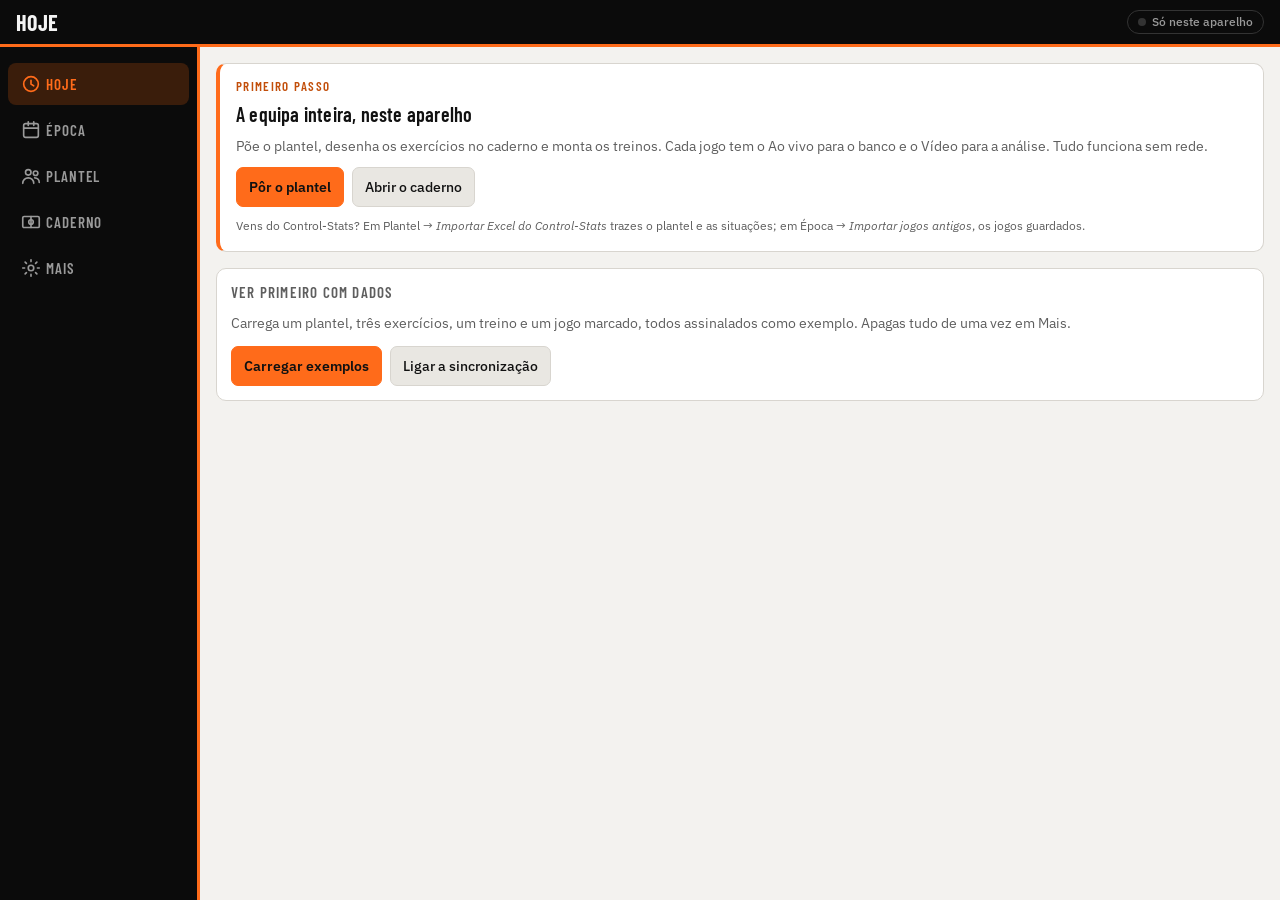
<file: index.html>
<!doctype html>
<html lang="pt-PT">
<head>
<meta charset="utf-8">
<title>Futsal Lab</title>
<meta name="viewport" content="width=device-width,initial-scale=1,viewport-fit=cover">
<meta name="claude:viewport-fit-sides" content="cover">
<meta name="theme-color" content="#0B0B0B">
<script>try{var t=localStorage.getItem('tema');if(t==='light'||t==='dark')document.documentElement.dataset.theme=t}catch(e){}</script>
<meta name="description" content="Futsal Lab: jogo ao vivo, análise de vídeo, treinos, caderno com prancheta, plantel e estatística da equipa. Funciona sem rede.">
<link rel="manifest" href="manifest.webmanifest">
<link rel="icon" href="icons/icon.svg" type="image/svg+xml">
<link rel="apple-touch-icon" href="icons/icon-192.png">
<link rel="preconnect" href="https://fonts.googleapis.com">
<link rel="preconnect" href="https://fonts.gstatic.com" crossorigin>
<link rel="stylesheet" href="https://fonts.googleapis.com/css2?family=Barlow+Condensed:wght@500;600;700&family=IBM+Plex+Mono:wght@400;500&family=IBM+Plex+Sans:wght@400;500;600&display=swap">
<link rel="stylesheet" href="css/app.css">
</head>
<body>
<div class="app">
  <header class="topbar">
    <button class="back" id="back" aria-label="Voltar" hidden>←</button>
    <h1 id="title">Hoje</h1>
    <button class="sync" id="sync" data-s="off" title="Sincronização"><i></i><span>Só neste aparelho</span></button>
  </header>
  <nav class="tabs" aria-label="Secções"></nav>
  <main id="main"><div class="empty">A abrir…</div></main>
</div>
<noscript>Esta app precisa de JavaScript.</noscript>
<script type="module" src="js/app.js"></script>
</body>
</html>
</file>
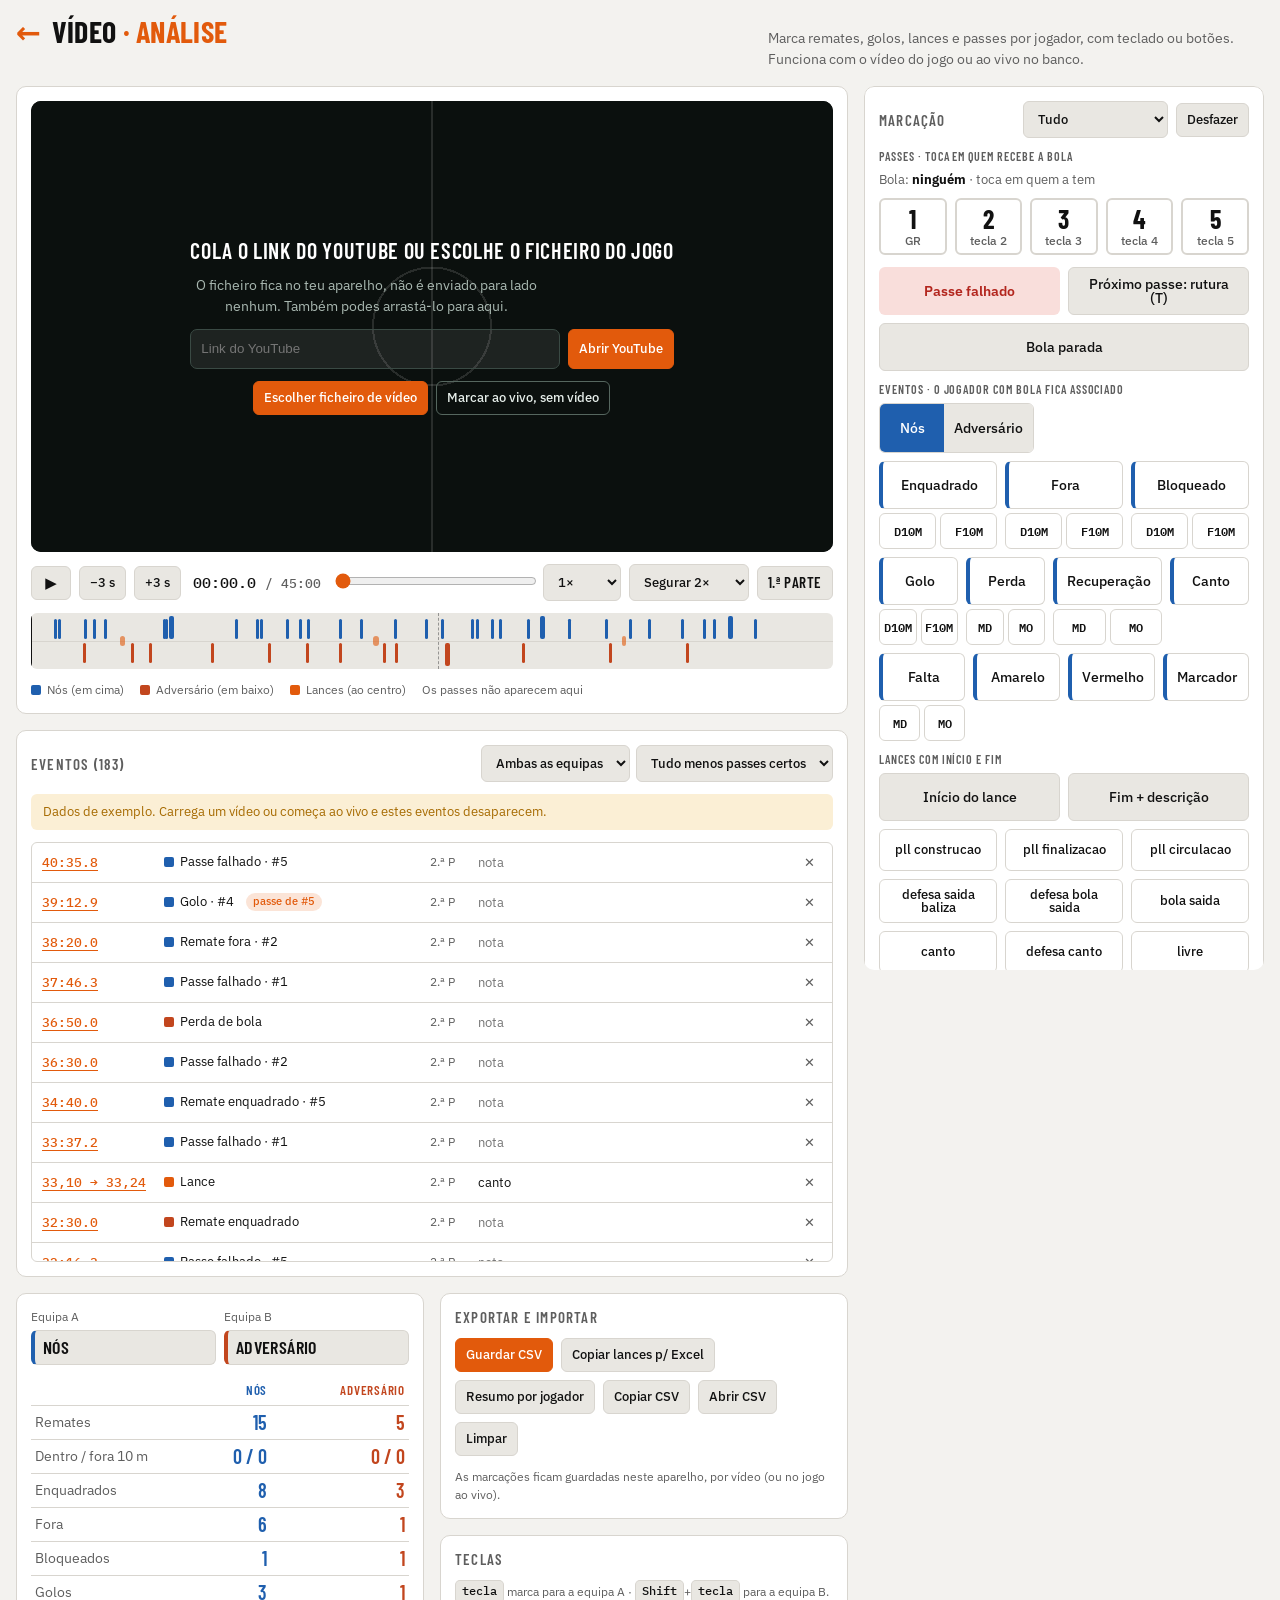
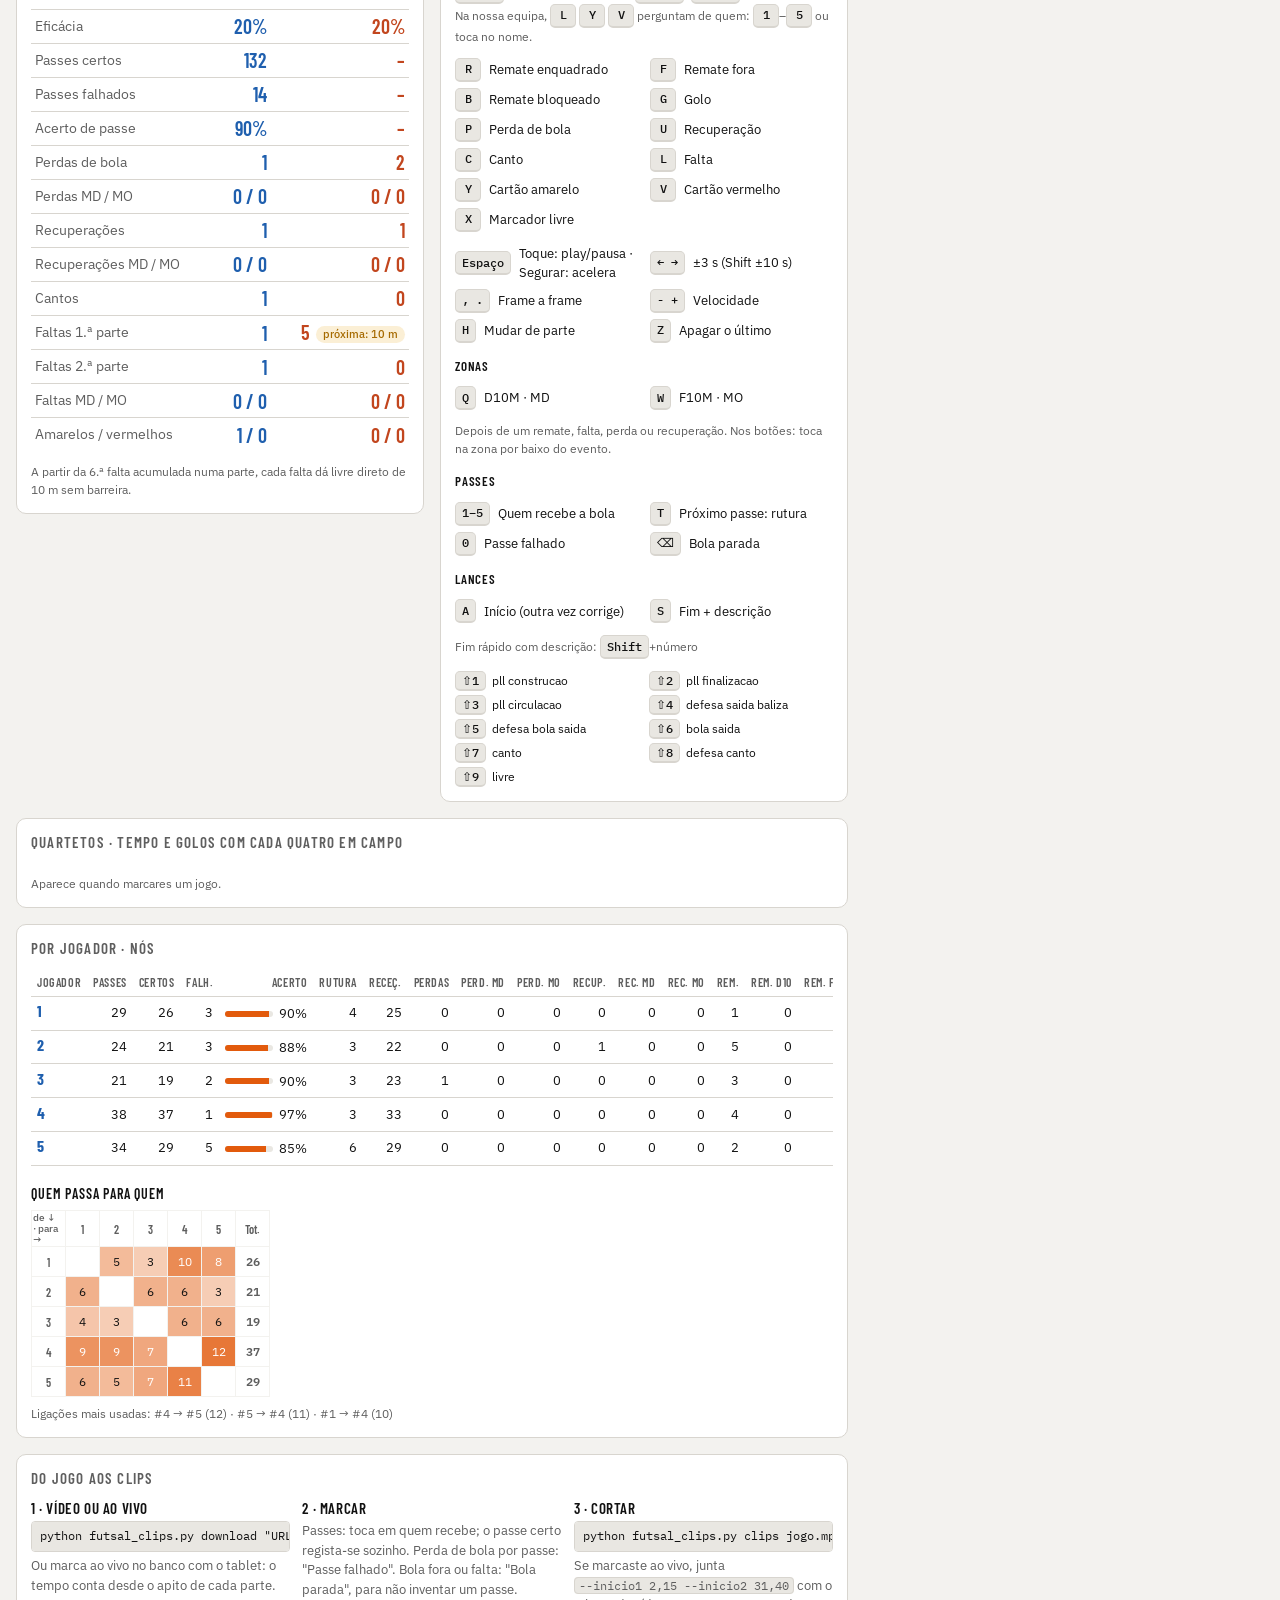
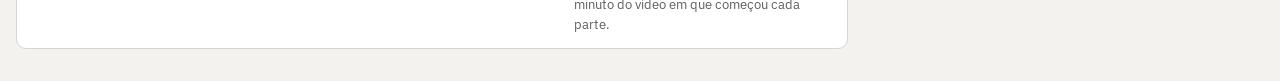
<file: marcador.html>
<!doctype html><html lang="pt-PT"><head><meta charset=utf8><link rel="manifest" href="manifest.webmanifest"><meta name="theme-color" content="#0B0B0B"><script>try{var t=localStorage.getItem('tema');if(t==='light'||t==='dark')document.documentElement.dataset.theme=t}catch(e){}</script><link rel="icon" href="icons/icon.svg" type="image/svg+xml"><link rel="apple-touch-icon" href="icons/icon-192.png"><meta name=viewport content="width=device-width,initial-scale=1,viewport-fit=cover"><link rel="stylesheet" href="css/marcador.css"></head><body>
<title>Vídeo · Futsal Lab</title>
<link rel="preconnect" href="https://fonts.googleapis.com">
<link rel="preconnect" href="https://fonts.gstatic.com" crossorigin>
<link rel="stylesheet" href="https://fonts.googleapis.com/css2?family=Barlow+Condensed:wght@500;600;700&family=IBM+Plex+Mono:wght@400;500&family=IBM+Plex+Sans:wght@400;500;600&display=swap">



<div class="wrap">
  <header class="top">
    <h1><a href="index.html#/epoca" id="backApp" class="backapp" aria-label="Voltar ao Futsal Lab">←</a> Vídeo <span>· análise</span></h1>
    <p class="sub" id="jogoSub" hidden></p>
    <p class="sub" id="subTxt">Marca remates, golos, lances e passes por jogador, com teclado ou botões. Funciona com o vídeo do jogo ou ao vivo no banco.</p>
  </header>

  <div class="layout">
    <div class="maincol">
    <section class="panel" aria-label="Vídeo e marcação">
      <div class="stage" id="stage">
        <video id="vid" playsinline preload="metadata" hidden></video>
        <div id="yt" class="ytbox" hidden></div>
        <div class="drop" id="drop">
          <strong>Cola o link do YouTube ou escolhe o ficheiro do jogo</strong>
          <p>O ficheiro fica no teu aparelho, não é enviado para lado nenhum. Também podes arrastá-lo para aqui.</p>
          <div class="saved" id="savedList" hidden></div>
          <div class="row ytrow">
            <input id="ytIn" type="url" inputmode="url" placeholder="Link do YouTube" aria-label="Link do YouTube">
            <button class="primary" id="ytGo">Abrir YouTube</button>
          </div>
          <p class="ytmsg" id="ytMsg" hidden></p>
          <div class="row">
            <label class="btn primary" for="file">Escolher ficheiro de vídeo<input type="file" id="file" accept="video/*"></label>
            <button class="ghost" id="goLive">Marcar ao vivo, sem vídeo</button>
          </div>
        </div>
        <div class="livebox" id="liveBox" hidden>
          <div class="lbl" id="liveLbl">1.ª parte</div>
          <div class="big" id="liveClock">00:00</div>
          <div class="row">
            <button class="primary" id="start1">Iniciar 1.ª parte</button>
            <button class="primary" id="start2">Iniciar 2.ª parte</button>
            <button id="liveEnd">Terminar parte</button>
          </div>
          <p class="small" id="liveInfo">Carrega em "Iniciar" no apito inicial. O tempo conta desde aí, sem parar.</p>
          <div class="row">
            <button id="liveNew">Novo jogo</button>
            <button id="liveExit">Sair do modo ao vivo</button>
          </div>
          <div class="row" id="liveNewConfirm" hidden><span class="small">Apagar os eventos deste jogo ao vivo?</span><button id="liveNewYes">Apagar</button><button id="liveNewNo">Cancelar</button></div>
        </div>
        <div class="whobox" id="whoBox" hidden>
          <div class="q" id="whoQ">Falta · de quem?</div>
          <div class="row" id="whoCourt"></div>
          <div class="row" id="whoBench"></div>
          <div class="row"><button id="whoNone">Sem jogador (Esc)</button></div>
        </div>
        <div class="descbox" id="descBox" hidden>
          <input id="descIn" list="descList" placeholder="Descrição do lance (Enter guarda, Esc cancela)" autocomplete="off" aria-label="Descrição do lance">
          <datalist id="descList"></datalist>
          <button id="descOk" class="primary">Guardar</button>
        </div>
        <div class="flash" id="flash" style="opacity:0"><span class="dot" id="flashDot"></span><span id="flashTxt"></span></div>
      </div>

      <div class="transport" id="transport">
        <button class="icon" id="play" aria-label="Reproduzir ou pausar" title="Toque: play/pausa · Segurar: acelera">▶</button>
        <button id="back" title="Recuar 3 s (←)">−3 s</button>
        <button id="fwd" title="Avançar 3 s (→)">+3 s</button>
        <span class="clock" id="clock">00:00.0 <small>/ 00:00</small></span>
        <div class="grow"><input type="range" id="seek" min="0" max="1000" value="0" step="1" aria-label="Posição no vídeo"></div>
        <select id="speed" aria-label="Velocidade normal" title="Velocidade normal (- e +)">
          <option value="0.5">0,5×</option><option value="0.75">0,75×</option><option value="1" selected>1×</option><option value="1.5">1,5×</option><option value="2">2×</option>
        </select>
        <select id="holdSpeed" aria-label="Velocidade ao segurar Espaço" title="Velocidade enquanto seguras Espaço ou o botão ▶">
          <option value="1.5">Segurar 1,5×</option><option value="2" selected>Segurar 2×</option><option value="3">Segurar 3×</option><option value="4">Segurar 4×</option>
        </select>
        <button class="parte" id="parte" title="Mudar de parte (H)">1.ª parte</button>
        <button id="vIni" title="Regista o apito de início desta parte e quem está em campo">Início da parte</button>
        <button id="vFim" title="Regista o fim desta parte">Fim da parte</button>
      </div>

      <div class="qlance" id="qLance" aria-label="Lances (atalho)">
        <select id="qView" aria-label="O que mostrar" style="justify-self:start;min-height:30px;padding:4px 8px">
          <option value="tudo">Mostrar: tudo</option><option value="lances">Mostrar: só lances</option><option value="lev">Mostrar: lances + eventos</option><option value="sempasses">Mostrar: sem passes</option>
        </select>
        <div class="qrow"><button id="qIni" class="qini">Início</button><button id="qFim" class="qfim">Fim + descrição</button><button id="qUndo" aria-label="Desfazer" title="Desfazer">↶</button></div>
        <div class="qchips" id="qChips"></div>
        <button id="qSub" class="qsub">Substituição · quem está em campo</button>
      </div>
      <div class="timeline" id="timeline" aria-label="Linha temporal de eventos">
        <div class="axis"></div>
        <div id="ticks"></div>
        <div class="head" id="head" style="left:0"></div>
      </div>
      <div class="tl-legend">
        <span><i class="sw" style="background:var(--team-a)"></i><span id="lgA">Nós</span> (em cima)</span>
        <span><i class="sw" style="background:var(--team-b)"></i><span id="lgB">Adversário</span> (em baixo)</span>
        <span><i class="sw" style="background:var(--accent)"></i>Lances (ao centro)</span>
        <span>Os passes não aparecem aqui</span>
      </div>

    </section>


  <section class="panel" aria-label="Do Ao vivo" id="avPanel" hidden>
    <h2>Do Ao vivo · o que marcaste no banco, neste vídeo</h2>
    <p class="note" id="avNote"></p>
    <div id="avPartes" class="avpartes"></div>
    <div id="avList" class="avlist"></div>
    <div class="row"><button class="primary" id="avTrazer">Trazer para o Vídeo</button></div>
  </section>

  <section class="panel" aria-label="Eventos">
      <div class="logbar">
        <h2>Eventos <span id="count"></span></h2>
        <div class="filters">
          <select id="fTeam" aria-label="Filtrar equipa"><option value="">Ambas as equipas</option><option value="A">Nós</option><option value="B">Adversário</option></select>
          <select id="fType" aria-label="Filtrar evento">
            <option value="">Tudo menos passes certos</option><option value="_all">Tudo</option><option value="_shots">Só remates</option>
            <option value="passe">Passes certos</option><option value="passe_falhado">Passes falhados</option><option value="lance">Lances (início–fim)</option>
          </select>
        </div>
      </div>
      <div class="banner" id="sampleBanner">Dados de exemplo. Carrega um vídeo ou começa ao vivo e estes eventos desaparecem.</div>
      <div class="log"><table><tbody id="log"></tbody></table></div>
  </section>

  <div class="bottom">
      <section class="panel" aria-label="Estatísticas">
        <div class="teams">
          <label>Equipa A<input id="teamA" value="Nós" maxlength="24"></label>
          <label>Equipa B<input id="teamB" value="Adversário" maxlength="24"></label>
        </div>
        <table class="stats">
          <thead><tr><th></th><th class="ca" id="thA">Nós</th><th class="cb" id="thB">Adv.</th></tr></thead>
          <tbody id="stats"></tbody>
        </table>
        <p class="note">A partir da 6.ª falta acumulada numa parte, cada falta dá livre direto de 10 m sem barreira.</p>
      </section>

      <div class="stack">
      <section class="panel" aria-label="Exportar">
        <h2>Exportar e importar</h2>
        <div class="export">
          <button class="primary" id="exp">Guardar CSV</button>
          <button id="copyXL" title="Início | Fim | Descrição em m,ss, com o título na 1.ª linha">Copiar lances p/ Excel</button>
          <button id="expPJ" title="Uma linha por jogador, com as percentagens">Resumo por jogador</button>
          <button id="copy">Copiar CSV</button>
          <label class="btn" for="imp">Abrir CSV<input type="file" id="imp" accept=".csv,text/csv,text/plain"></label>
          <button id="clear">Limpar</button>
        </div>
        <div id="confirmClear" hidden class="banner">Apagar todos os eventos? <button id="clearYes">Apagar</button> <button id="clearNo">Cancelar</button></div>
        <p class="note" id="expMsg">As marcações ficam guardadas neste aparelho, por vídeo (ou no jogo ao vivo).</p>
        <textarea id="csvOut" hidden readonly aria-label="Texto exportado"></textarea>
      </section>
      <section class="panel" aria-label="Atalhos">
        <h2>Teclas</h2>
        <p class="note"><kbd>tecla</kbd> marca para a equipa A · <kbd>Shift</kbd>+<kbd>tecla</kbd> para a equipa B. Na nossa equipa, <kbd>L</kbd> <kbd>Y</kbd> <kbd>V</kbd> perguntam de quem: <kbd>1</kbd>–<kbd>5</kbd> ou toca no nome.</p>
        <div class="keys" id="keys"></div>
        <div class="keys">
          <div class="key nav"><kbd>Espaço</kbd>Toque: play/pausa · Segurar: acelera</div>
          <div class="key nav"><kbd>← →</kbd>±3 s (Shift ±10 s)</div>
          <div class="key nav"><kbd>, .</kbd>Frame a frame</div>
          <div class="key nav"><kbd>- +</kbd>Velocidade</div>
          <div class="key nav"><kbd>H</kbd>Mudar de parte</div>
          <div class="key nav"><kbd>Z</kbd>Apagar o último</div>
        </div>
        <h3 class="keys-sub">Zonas</h3>
        <div class="keys">
          <div class="key nav"><kbd>Q</kbd>D10M · MD</div>
          <div class="key nav"><kbd>W</kbd>F10M · MO</div>
        </div>
        <p class="note">Depois de um remate, falta, perda ou recuperação. Nos botões: toca na zona por baixo do evento.</p>
        <h3 class="keys-sub">Passes</h3>
        <div class="keys">
          <div class="key nav"><kbd>1–5</kbd>Quem recebe a bola</div>
          <div class="key nav"><kbd>T</kbd>Próximo passe: rutura</div>
          <div class="key nav"><kbd>0</kbd>Passe falhado</div>
          <div class="key nav"><kbd>⌫</kbd>Bola parada</div>
        </div>
        <h3 class="keys-sub">Lances</h3>
        <div class="keys">
          <div class="key nav"><kbd>A</kbd>Início (outra vez corrige)</div>
          <div class="key nav"><kbd>S</kbd>Fim + descrição</div>
        </div>
        <p class="note">Fim rápido com descrição: <kbd>Shift</kbd>+número</p>
        <div class="rapidas" id="rapidas"></div>
      </section>
      </div>
  </div>

  <section class="panel" aria-label="Quartetos">
    <h2>Quartetos · tempo e golos com cada quatro em campo</h2>
    <div class="scroll" id="qt"></div>
    <p class="note" id="qtNote"></p>
  </section>

  <section class="panel" aria-label="Por jogador">
    <h2>Por jogador · <span id="pjTeam">Nós</span></h2>
    <div class="pj">
      <div class="scroll"><table class="ptab"><thead><tr id="ptabHead"></tr></thead><tbody id="ptab"></tbody></table></div>
      <div>
        <h3 class="sub3">Quem passa para quem</h3>
        <div class="scroll" id="mx"></div>
        <p class="note" id="mxTop" style="margin-top:8px"></p>
      </div>
    </div>
  </section>

  <section class="panel" aria-label="Como usar">
    <h2>Do jogo aos clips</h2>
    <div class="workflow">
      <div><b>1 · Vídeo ou ao vivo</b><code>python futsal_clips.py download "URL" -o jogo.mp4</code><p>Ou marca ao vivo no banco com o tablet: o tempo conta desde o apito de cada parte.</p></div>
      <div><b>2 · Marcar</b><p>Passes: toca em quem recebe; o passe certo regista-se sozinho. Perda de bola por passe: "Passe falhado". Bola fora ou falta: "Bola parada", para não inventar um passe.</p></div>
      <div><b>3 · Cortar</b><code>python futsal_clips.py clips jogo.mp4 eventos.csv --jogador 10</code><p>Se marcaste ao vivo, junta <code style="display:inline;padding:0 4px">--inicio1 2,15 --inicio2 31,40</code> com o minuto do vídeo em que começou cada parte.</p></div>
    </div>
  </section>
    </div>

    <aside class="side" aria-label="Marcação">
      <section class="panel" aria-label="Botões de marcação">
      <div class="padhead">
        <div class="grp">
          <h2>Marcação</h2>
        </div>
        <div class="grp">
          <select id="padView" aria-label="O que mostrar">
            <option value="tudo">Tudo</option><option value="lances">Só lances</option><option value="lev">Lances + eventos</option><option value="sempasses">Sem passes</option>
          </select>
          <button id="undoBtn">Desfazer</button>
        </div>
      </div>

      <div class="pad" id="pad">
        <div class="pad-row" data-sec="passes">
          <span class="lab">Passes · toca em quem recebe a bola</span>
          <div class="holder" id="holderTxt"></div>
          <div class="pad-row" id="padPlayers" style="flex:1 1 100%"></div>
        </div>
        <div class="pad-row" data-sec="passes">
          <button class="bad wide" id="pFail">Passe falhado</button>
          <button class="wide" id="pRut" aria-pressed="false">Próximo passe: rutura (T)</button>
          <button class="wide" id="pStop">Bola parada</button>
        </div>
        <div class="pad-row" data-sec="eventos">
          <span class="lab">Eventos · o jogador com bola fica associado</span>
          <div class="seg" role="group" aria-label="Equipa">
            <button data-team="A" aria-pressed="true" id="tA">Nós</button><button data-team="B" aria-pressed="false" id="tB">Adv.</button>
          </div>
          <div class="pad-row" id="padEvents" style="flex:1 1 300px"></div>
        </div>
        <div class="pad-row" data-sec="lances">
          <span class="lab">Lances com início e fim</span>
          <button class="wide" id="pIni">Início do lance</button>
          <button class="wide" id="pFim">Fim + descrição</button>
          <div class="pad-row" id="padChips" style="flex:1 1 100%"></div>
        </div>
      </div>

      </section>

      <section class="panel" aria-label="Plantel">
        <h2>Plantel</h2>
        <p class="note">Em campo: botões de passe e teclas 1–5. Numa substituição, troca aqui.</p>
        <div class="court" id="court"></div>
        <details id="rosterDet">
          <summary>Editar plantel (<span id="rosterN">0</span> jogadores)</summary>
          <div class="roster" id="roster"></div>
          <div style="margin-top:8px"><button id="addP">Adicionar jogador</button></div>
        </details>
      </section>
    </aside>
  </div>
</div>

<script type="module" src="js/marcador/main.js"></script>

</body></html>
</file>
<file: css/app.css>
/* Futsal Lab — cores do clube (laranja e preto), condensada para títulos, Plex para texto e números.
   Layout: coluna única para telemóvel, barra de navegação em baixo; em ecrã largo a navegação passa para a esquerda. */
:root{
  /* Dia (padrão): branco com o laranja e o preto do clube */
  color-scheme:light;
  --bg:#F3F2EF; --surface:#FFFFFF; --sunken:#E9E7E2; --ink:#111111; --muted:#5E5E5E; --line:#D8D5CF;
  --accent:#FF6B1A; --accent-ink:#111111; --accent-soft:#FFE3D1; --accent-text:#C24E0A;
  --team-a:#E25A0C; --team-b:#111111; --warn:#8A5A00; --warn-bg:#FBEFD5; --crit:#B3261E; --crit-bg:#F9DEDB; --ok:#1D7A3E; --ok-bg:#DCF0E2;
  --court:#2F6B55; --court-line:#E9F2EC; --court-ink:#0B100E;
  --bar:#0B0B0B; --bar-ink:#F4F4F4; --bar-muted:#9A9A9A;
  --display:"Barlow Condensed","Arial Narrow",system-ui,sans-serif;
  --body:"IBM Plex Sans",system-ui,-apple-system,"Segoe UI",sans-serif;
  --mono:"IBM Plex Mono",ui-monospace,"SFMono-Regular",Menlo,monospace;
  --nav-h:60px;
}
/* Noite: preto com o laranja do clube (automático com o modo escuro do aparelho, ou escolhido em Mais) */
@media (prefers-color-scheme: dark){
  :root:not([data-theme="light"]){
    color-scheme:dark;
    --bg:#0B0B0B; --surface:#171717; --sunken:#242424; --ink:#F4F4F4; --muted:#A8A8A8; --line:#303030;
    --accent:#FF6B1A; --accent-ink:#0B0B0B; --accent-soft:#3A1D0B; --accent-text:#FF8A47;
    --team-a:#FF6B1A; --team-b:#E5E5E5; --warn:#F3C35B; --warn-bg:#3A2D10; --crit:#F59A92; --crit-bg:#3C1B19; --ok:#7CD39A; --ok-bg:#15301F;
    --court:#1E4A3B; --court-line:#C9DAD0; --court-ink:#050807;
  }
}
:root[data-theme="dark"]{
  color-scheme:dark;
  --bg:#0B0B0B; --surface:#171717; --sunken:#242424; --ink:#F4F4F4; --muted:#A8A8A8; --line:#303030;
  --accent:#FF6B1A; --accent-ink:#0B0B0B; --accent-soft:#3A1D0B; --accent-text:#FF8A47;
  --team-a:#FF6B1A; --team-b:#E5E5E5; --warn:#F3C35B; --warn-bg:#3A2D10; --crit:#F59A92; --crit-bg:#3C1B19; --ok:#7CD39A; --ok-bg:#15301F;
  --court:#1E4A3B; --court-line:#C9DAD0; --court-ink:#050807;
}
*{box-sizing:border-box}
[hidden]{display:none!important}
html,body{margin:0}
body{background:var(--bg);color:var(--ink);font:14px/1.5 var(--body);-webkit-tap-highlight-color:transparent}
.app{min-height:100vh;display:grid;grid-template-rows:auto 1fr;padding-bottom:calc(var(--nav-h) + env(safe-area-inset-bottom,0px))}
.topbar{position:sticky;top:0;z-index:30;background:var(--bg);display:flex;align-items:center;gap:12px;
  padding-top:calc(env(safe-area-inset-top,0px) + 10px);padding-bottom:10px;
  padding-left:max(16px,env(safe-area-inset-left,0px));padding-right:max(16px,env(safe-area-inset-right,0px));border-bottom:1px solid var(--line)}
.topbar h1{font:700 22px/1 var(--display);text-transform:uppercase;letter-spacing:.02em;margin:0;flex:1;min-width:0;white-space:nowrap;overflow:hidden;text-overflow:ellipsis}
.topbar .back{background:none;border:0;padding:4px 6px;min-height:0;font-size:20px;color:var(--ink)}
.sync{display:inline-flex;align-items:center;gap:6px;font-size:12px;color:var(--muted);background:none;border:1px solid var(--line);border-radius:99px;padding:4px 10px;min-height:0}
.sync i{width:8px;height:8px;border-radius:50%;background:var(--muted)}
.sync[data-s="ok"] i{background:var(--ok)} .sync[data-s="busy"] i{background:var(--warn)} .sync[data-s="err"] i{background:var(--crit)} .sync[data-s="off"] i{background:var(--line)}
main{padding-block:16px 24px;padding-left:max(16px,env(safe-area-inset-left,0px));padding-right:max(16px,env(safe-area-inset-right,0px));max-width:1100px;width:100%;margin:0 auto;display:grid;gap:16px;align-content:start;min-width:0}
nav.tabs{position:fixed;left:0;right:0;bottom:0;z-index:40;background:var(--surface);border-top:1px solid var(--line);display:grid;grid-template-columns:repeat(5,1fr);
  padding-bottom:env(safe-area-inset-bottom,0px);padding-left:env(safe-area-inset-left,0px);padding-right:env(safe-area-inset-right,0px)}
nav.tabs a{display:grid;place-items:center;gap:2px;height:var(--nav-h);text-decoration:none;color:var(--muted);font:600 12px/1 var(--display);letter-spacing:.06em;text-transform:uppercase}
nav.tabs a svg{width:22px;height:22px;fill:none;stroke:currentColor;stroke-width:1.8;stroke-linecap:round;stroke-linejoin:round}
nav.tabs a[aria-current="page"]{color:var(--accent)}
@media (min-width:900px){
  .app{grid-template-columns:200px 1fr;grid-template-rows:auto 1fr;padding-bottom:0}
  .topbar{grid-column:1/-1}
  nav.tabs{position:sticky;top:60px;align-self:start;grid-template-columns:1fr;border:0;background:none;padding:16px 8px;gap:4px}
  nav.tabs a{height:auto;grid-template-columns:24px 1fr;justify-items:start;padding:10px 12px;border-radius:8px;font-size:15px}
  nav.tabs a[aria-current="page"]{background:var(--accent-soft)}
}

h2{font:600 15px/1.2 var(--display);letter-spacing:.08em;text-transform:uppercase;margin:0;color:var(--muted)}
h3{font:600 20px/1.15 var(--display);letter-spacing:.01em;margin:0;text-wrap:balance}
p{margin:0}
.muted{color:var(--muted)} .small{font-size:12px} .mono{font-family:var(--mono);font-variant-numeric:tabular-nums}
.panel{background:var(--surface);border:1px solid var(--line);border-radius:10px;padding:14px;display:grid;gap:12px;min-width:0}
.row{display:flex;flex-wrap:wrap;gap:8px;align-items:center}
.row.between{justify-content:space-between}
.grid2{display:grid;grid-template-columns:repeat(auto-fit,minmax(min(100%,320px),1fr));gap:16px;align-items:start}
.stack{display:grid;gap:8px}

button,select,input,textarea,.btn{font:500 14px/1.2 var(--body);color:var(--ink)}
button,.btn{background:var(--sunken);border:1px solid var(--line);border-radius:7px;padding:9px 12px;cursor:pointer;min-height:40px;text-decoration:none;display:inline-flex;align-items:center;justify-content:center;gap:6px;touch-action:manipulation}
button:hover,.btn:hover{border-color:var(--muted)}
button.primary,.btn.primary{background:var(--accent);color:var(--accent-ink);border-color:var(--accent);font-weight:600}
button.ghost{background:none}
button.danger{color:var(--crit)}
button:disabled{opacity:.5;cursor:default}
button.icon{width:40px;padding:0}
:focus-visible{outline:2px solid var(--accent);outline-offset:2px}
input,select,textarea{background:var(--sunken);border:1px solid var(--line);border-radius:7px;padding:9px 10px;min-height:40px;width:100%;min-width:0}
textarea{min-height:80px;resize:vertical;font-family:var(--body)}
label.f{display:grid;gap:4px;font-size:12px;color:var(--muted);min-width:0}
label.f > span{font-weight:500}
.fields{display:grid;grid-template-columns:repeat(auto-fit,minmax(min(100%,150px),1fr));gap:10px}
.fields .wide{grid-column:1/-1}
.check{display:flex;gap:8px;align-items:center;font-size:14px;color:var(--ink)}
.check input{width:20px;height:20px;min-height:0;accent-color:var(--accent)}

.list{display:grid;border:1px solid var(--line);border-radius:10px;overflow:hidden;background:var(--surface)}
.item{display:flex;gap:12px;align-items:center;padding:12px 14px;border-bottom:1px solid var(--line);text-decoration:none;color:inherit;min-width:0}
.item:last-child{border-bottom:0}
a.item:hover{background:var(--sunken)}
.item .main{flex:1;min-width:0;display:grid;gap:2px}
.item .main b{font-weight:600;overflow:hidden;text-overflow:ellipsis;white-space:nowrap}
.item .main span{color:var(--muted);font-size:12px;overflow:hidden;text-overflow:ellipsis;white-space:nowrap}
.date{display:grid;place-items:center;width:46px;flex:none;border-radius:8px;background:var(--sunken);padding:5px 0;line-height:1}
.date b{font:700 20px/1 var(--display)} .date span{font:600 11px/1.2 var(--display);letter-spacing:.06em;text-transform:uppercase;color:var(--muted)}
.date.jogo{background:var(--accent-soft)}
.num{display:grid;place-items:center;width:34px;height:34px;flex:none;border-radius:50%;background:var(--team-a);color:#fff;font:700 16px/1 var(--display)}
.num.gr{background:var(--ink);color:var(--bg)}
.pill{display:inline-block;font:500 11px/1.4 var(--body);padding:2px 8px;border-radius:99px;background:var(--sunken);color:var(--muted);white-space:nowrap}
.pill.ok{background:var(--ok-bg);color:var(--ok)} .pill.warn{background:var(--warn-bg);color:var(--warn)} .pill.crit{background:var(--crit-bg);color:var(--crit)} .pill.acc{background:var(--accent-soft);color:var(--accent)}
.score{font:700 28px/1 var(--display);font-variant-numeric:tabular-nums;white-space:nowrap}
.empty{padding:20px;text-align:center;color:var(--muted);display:grid;gap:10px;justify-items:center}
.seg{display:inline-flex;border:1px solid var(--line);border-radius:8px;overflow:hidden;flex-wrap:wrap}
.seg button{border:0;border-radius:0;min-height:36px;background:var(--surface)}
.seg button[aria-pressed="true"]{background:var(--accent);color:var(--accent-ink)}
.chips{display:flex;flex-wrap:wrap;gap:6px}
.chip{border-radius:99px;min-height:32px;padding:5px 12px;font-size:13px}
.chip[aria-pressed="true"]{background:var(--accent);color:var(--accent-ink);border-color:var(--accent)}
.toast{position:fixed;left:50%;transform:translateX(-50%);bottom:calc(var(--nav-h) + env(safe-area-inset-bottom,0px) + 12px);z-index:60;background:var(--ink);color:var(--bg);padding:10px 16px;border-radius:8px;font-size:14px;max-width:calc(100% - 32px);transition:opacity .2s}
@media (prefers-reduced-motion:reduce){.toast{transition:none}}
.confirm{display:flex;flex-wrap:wrap;gap:8px;align-items:center;background:var(--crit-bg);color:var(--crit);padding:10px 12px;border-radius:8px}
.banner{background:var(--warn-bg);color:var(--warn);padding:10px 12px;border-radius:8px;font-size:13px}
.hero{display:grid;gap:10px;background:var(--surface);border:1px solid var(--line);border-left:4px solid var(--accent);border-radius:10px;padding:16px}
.hero .kick{font:600 13px/1 var(--display);letter-spacing:.1em;text-transform:uppercase;color:var(--accent)}

/* tabelas */
.tw{overflow-x:auto;border:1px solid var(--line);border-radius:10px;background:var(--surface)}
table{border-collapse:collapse;width:100%;font-size:13px}
th,td{padding:8px 10px;border-bottom:1px solid var(--line);text-align:right;white-space:nowrap;font-variant-numeric:tabular-nums}
th{font:600 13px/1.2 var(--display);letter-spacing:.06em;text-transform:uppercase;color:var(--muted);background:var(--sunken)}
th:first-child,td:first-child{text-align:left}
tr:last-child td{border-bottom:0}
td.pos{color:var(--ok);font-weight:600} td.neg{color:var(--crit);font-weight:600}

/* presenças */
.pres{display:grid;grid-template-columns:repeat(auto-fill,minmax(150px,1fr));gap:6px}
.pres button{justify-content:flex-start;gap:8px;min-height:44px;text-align:left}
.pres button .st{margin-left:auto;font:700 13px/1 var(--mono);width:22px;height:22px;border-radius:5px;display:grid;place-items:center;background:var(--surface);flex:none}
.pres button[data-v="P"] .st{background:var(--ok);color:#fff} .pres button[data-v="F"] .st{background:var(--crit);color:#fff}
.pres button[data-v="J"] .st{background:var(--warn);color:#fff} .pres button[data-v="L"] .st{background:var(--muted);color:var(--surface)}
.pres button[aria-pressed="true"]{border-color:var(--accent);background:var(--accent-soft)}

/* blocos de treino */
.bloco{display:grid;grid-template-columns:auto 1fr auto;gap:10px;align-items:center;padding:10px 12px;border-bottom:1px solid var(--line)}
.bloco:last-child{border-bottom:0}
.bloco .ord{display:grid;gap:2px}
.bloco .ord button{min-height:24px;width:32px;padding:0;font-size:11px}
.bloco .mins{display:flex;align-items:center;gap:4px}
.bloco .mins input{width:58px;text-align:center;padding:6px}
.thumb{width:100%;aspect-ratio:42/22;max-width:100%;border-radius:6px;display:block;background:var(--court)}
.cards{display:grid;grid-template-columns:repeat(auto-fill,minmax(min(100%,230px),1fr));gap:12px}
.card{display:grid;gap:8px;background:var(--surface);border:1px solid var(--line);border-radius:10px;padding:10px;text-decoration:none;color:inherit;align-content:start}
.card:hover{border-color:var(--muted)}
.card b{font:600 18px/1.15 var(--display)}

/* prancheta */
.board{display:grid;gap:8px;min-width:0}
.board svg.court{width:100%;max-width:100%;height:auto;display:block;border-radius:8px;touch-action:none;user-select:none;-webkit-user-select:none;background:var(--court)}
.tools{display:flex;flex-wrap:wrap;gap:4px}
.tools button{min-height:36px;padding:6px 10px;font-size:13px}
.tools button[aria-pressed="true"]{background:var(--accent);color:var(--accent-ink);border-color:var(--accent)}
.tools .sep{width:1px;background:var(--line);margin:0 4px}
.frames{display:flex;flex-wrap:wrap;gap:6px;align-items:center}
.frames .fr{min-width:36px;min-height:34px;padding:4px 8px}
.frames .fr[aria-current="true"]{background:var(--ink);color:var(--bg);border-color:var(--ink)}
.textin{display:flex;gap:6px}

/* modo campo */
.campo{display:grid;gap:12px}
.campo .clock{font:500 clamp(56px,16vw,120px)/1 var(--mono);font-variant-numeric:tabular-nums;text-align:center;letter-spacing:-.02em}
.campo .clock.over{color:var(--crit)}
.campo .bar{height:6px;background:var(--sunken);border-radius:3px;overflow:hidden}
.campo .bar i{display:block;height:100%;background:var(--accent)}
.campo .ctl{display:grid;grid-template-columns:1fr 2fr 1fr;gap:8px}
.campo .ctl button{min-height:56px;font-size:16px}
@media (min-width:900px){nav.tabs{grid-column:1;grid-row:2} main{grid-column:2;grid-row:2}}

/* jogo ao vivo (banco) */
.live{display:grid;gap:12px;min-width:0}
.sitbar{display:flex;gap:6px;overflow-x:auto;padding-bottom:4px;scrollbar-width:thin;-webkit-overflow-scrolling:touch}
.sitbar .sit{flex:none;min-height:38px;padding:6px 12px;font-size:13px;white-space:nowrap}
.sitbar .sit.preset{border-color:var(--accent)}
.sitbar .sit.on{background:var(--accent);color:var(--accent-ink);border-color:var(--accent)}
.clocks{display:grid;grid-template-columns:1fr 1.3fr 1.6fr;gap:8px}
.clocks .cl{background:var(--surface);border:1px solid var(--line);border-radius:10px;padding:8px 10px;display:grid;gap:2px;min-width:0}
.clocks .cl span{font:600 12px/1 var(--display);letter-spacing:.08em;text-transform:uppercase;color:var(--muted)}
.clocks .cl b{font:500 clamp(24px,7vw,40px)/1 var(--mono);font-variant-numeric:tabular-nums;white-space:nowrap}
.clocks .cl.big b{font-size:clamp(30px,9vw,56px)}
.clocks .held{color:var(--warn)} .clocks .over{color:var(--crit)}
.live .ctl{display:flex;flex-wrap:wrap;gap:8px}
.live .ctl button{flex:1 1 30%;min-height:52px;font-size:16px;font-weight:600}
.live .ctl button.tog{background:var(--warn-bg);color:var(--warn);border-color:var(--warn)}
.scoreline{display:grid;grid-template-columns:1.4fr 1fr 1fr 1.4fr;gap:8px}
.scoreline button{min-height:72px;display:grid;place-items:center;gap:0;padding:6px;line-height:1.1;user-select:none;-webkit-user-select:none}
.scoreline b{font:700 34px/1 var(--display)} .scoreline small{font-size:11px;color:var(--muted)}
.scoreline .sc{background:var(--accent-soft);border-color:var(--accent);font-weight:600;font-size:13px}
.scoreline .sh b{font-size:26px}
.live .pressing{transform:scale(.97);border-color:var(--muted)}
.squad{display:grid;gap:12px}
.squad .cards{display:grid;grid-template-columns:repeat(auto-fill,minmax(150px,1fr));gap:8px}
.pc{display:grid;grid-template-columns:auto 1fr auto;grid-template-areas:"no nm slot" "tm tm meta" "tot tot tot";gap:2px 8px;text-align:left;justify-content:stretch;align-items:center;min-height:72px;padding:8px 10px;background:var(--surface);user-select:none;-webkit-user-select:none;touch-action:manipulation}
.pc.on{border-left:4px solid var(--team-a)}
.pc.sel{outline:3px solid var(--accent);outline-offset:-1px;background:var(--accent-soft)}
.pc .no{grid-area:no;font:700 22px/1 var(--display)}
.pc .nm{grid-area:nm;font-weight:600;overflow:hidden;text-overflow:ellipsis;white-space:nowrap;min-width:0}
.pc .slot{grid-area:slot;font:600 11px/1 var(--display);letter-spacing:.06em;background:var(--ink);color:var(--bg);border-radius:4px;padding:3px 5px}
.pc .tm{grid-area:tm;font-size:20px}
.pc.on .tm{color:var(--ok)} .pc:not(.on) .tm{color:var(--muted)}
.pc .meta{grid-area:meta;display:flex;gap:8px;font-size:12px;color:var(--muted)}
.pc .meta .hot{color:var(--crit)} .pc .meta .cool{color:var(--team-a)}
.live .hint{min-height:1.5em}
.modal{position:fixed;inset:0;z-index:80;background:rgba(0,0,0,.45);display:grid;place-items:center;padding:16px}
.modal .box{background:var(--surface);border-radius:12px;padding:16px;display:grid;gap:8px;width:min(100%,380px);max-height:90vh;overflow:auto}
.modal .box button{min-height:44px;justify-content:flex-start}
body.live-on nav.tabs{display:none}
body.live-on .app{padding-bottom:0}
@media (min-width:900px){
  body.live-on .app{grid-template-columns:1fr}
  body.live-on main{grid-column:1/-1;max-width:1400px}
}
@media (min-width:900px) and (orientation:landscape){
  .live .clocks .cl b{font-size:clamp(22px,2.6vw,38px)}
  .live .clocks .cl.big b{font-size:clamp(28px,3.4vw,52px)}
}
.modal .pick{display:grid;grid-template-columns:repeat(auto-fill,minmax(110px,1fr));gap:6px}
.modal .pick button{justify-content:flex-start;min-height:44px}
.modal .pick button.on{border-left:4px solid var(--team-a)}
.taxtab td{text-align:left;padding:4px 6px}
.taxtab input,.taxtab select{min-height:34px;padding:4px 6px}
.taxtab input[type=checkbox]{width:20px;height:20px;min-height:0}
.live .foul{display:grid;grid-template-columns:auto auto 1fr;align-items:center;gap:10px;min-height:52px;font-weight:600;font-size:16px;justify-content:start;padding:6px 14px}
.live .foul b{font:700 28px/1 var(--display)} .live .foul small{font-size:12px;color:var(--muted);font-weight:500}
.live .foul.warn{background:var(--warn-bg);border-color:var(--warn);color:var(--warn)}
.modal .zseg{width:100%} .modal .zseg button{flex:1;min-height:48px;font-size:18px;justify-content:center}
.modal .pick button small{margin-left:auto}
#regDet .item{gap:8px;padding:10px}
#regDet .item .main b,#regDet .item .main span{white-space:normal;overflow:visible}
#regDet .item button{min-height:36px;padding:6px 10px}
.ios-banner{position:fixed;z-index:70;left:12px;right:12px;bottom:calc(var(--nav-h) + env(safe-area-inset-bottom,0px) + 8px);display:flex;gap:8px;align-items:flex-start;border-radius:8px;box-shadow:0 4px 16px rgba(0,0,0,.18)}
.ios-banner button{min-height:28px;padding:2px 8px;flex:none}
@media (min-width:900px){.ios-banner{bottom:16px;left:auto;max-width:520px}}
.big-live{min-height:52px;font-size:17px;padding:10px 20px}

.pc .tot{grid-area:tot;font-size:12px;color:var(--muted)}
.live button{-webkit-touch-callout:none;-webkit-user-select:none;user-select:none}
.sitbar .sit.edit{border-style:dashed}
.sitbar .sit.edit.on{background:var(--warn-bg);color:var(--warn);border-color:var(--warn);border-style:solid}
.sitbar .sit.editing{border-color:var(--warn)}
.live .hint-edit{color:var(--warn);margin:0}
.panel>*{min-width:0}
.panel .list .item .main{min-width:0}
.panel .list .item .main span{overflow-wrap:anywhere}

/* Barras de cima e de baixo sempre pretas com traço laranja (como o planeamento do clube) */
.topbar,nav.tabs{--ink:var(--bar-ink);--muted:var(--bar-muted);--surface:#171717;--sunken:#242424;--line:#333;--accent-soft:#3A1D0B;color:var(--bar-ink)}
.topbar{background:var(--bar);border-bottom:3px solid var(--accent)}
nav.tabs{background:var(--bar);border-top:3px solid var(--accent)}
nav.tabs a[aria-current="page"]{color:var(--accent)}
/* laranja como texto em fundo claro precisa de ser mais escuro para se ler */
.pill.acc,.hero .kick{color:var(--accent-text)}
/* marcador do Ao vivo: nós a laranja, adversário neutro */
.scoreline .sc[data-goal="adv"]{background:var(--sunken);border-color:var(--ink)}
@media (min-width:900px){
  nav.tabs{border-top:0;border-right:3px solid var(--accent);align-self:stretch;align-content:start;min-height:calc(100vh - 64px);top:64px}
  nav.tabs a[aria-current="page"]{background:var(--accent-soft)}
}

/* ---------- Ao vivo (v22): grelha fixa de jogadores + coluna de comando ---------- */
.sitbar .sp{flex:1 0 8px}
.board{display:grid;gap:12px;grid-template-columns:1fr;align-items:start}
.grade{display:grid;grid-template-columns:repeat(2,1fr);gap:8px}
.lado{display:grid;gap:8px;grid-row:1}
.pc{display:grid;grid-template-columns:none;grid-template-areas:none;grid-template-rows:auto 1fr auto;gap:2px;min-height:96px;padding:8px 10px;border:2px solid var(--line);border-radius:12px;background:var(--surface);text-align:left;align-items:stretch;justify-content:stretch}
.pc .h,.pc .no,.pc .nm,.pc .tm,.pc .ft,.pc .tot{grid-area:auto}
.pc .h{display:flex;align-items:baseline;gap:6px;min-width:0}
.pc .no{font:800 24px/1 var(--display);color:var(--muted)}
.pc .nm{font:700 16px/1.15 var(--body);white-space:normal;overflow:visible;overflow-wrap:anywhere}
.pc .cart{margin-left:auto;font-size:13px}
.pc .tm{font:700 30px/1 var(--mono);font-variant-numeric:tabular-nums;color:var(--muted);align-self:center}
.pc .ft{display:flex;justify-content:space-between;gap:6px;font-size:12px;color:var(--muted)}
.pc.on{border:2px solid var(--accent);border-left-width:2px;background:var(--accent-soft)}
.pc.on .no{color:var(--accent-text)} .pc.on .tm{color:var(--ok)}
.pc.on.amb .tm{color:var(--warn)} .pc.on.red .tm{color:var(--crit)}
.pc.pronto .tm{color:var(--ink)} .pc.pronto [data-ok]{color:var(--ok);font-weight:600}
.pc.sel{outline:4px solid var(--ink);outline-offset:-2px}
.relogio{background:var(--surface);border:1px solid var(--line);border-radius:12px;padding:8px 12px;display:grid;gap:2px}
.relogio .lbl{font:600 12px/1 var(--display);letter-spacing:.08em;text-transform:uppercase;color:var(--muted)}
.relogio b{font:700 clamp(44px,12vw,72px)/1 var(--mono);font-variant-numeric:tabular-nums}
.relogio b.held{color:var(--warn)} .relogio b.over{color:var(--crit)}
.relogio .sub{display:flex;justify-content:space-between;font-size:14px;color:var(--muted)}
.bola{display:grid;place-items:center;text-align:center;min-height:96px;border-radius:14px;border:0;font:800 24px/1.1 var(--body);color:#fff;gap:4px}
.bola small{font:500 13px/1.2 var(--body);opacity:.9}
.bola.jogo{background:#1E6B3A} .bola.parada{background:#B3261E} .bola.pausa{background:#7A5B00} .bola.inicio{background:var(--accent);color:#111}
.lado .dois{display:grid;grid-template-columns:1fr 1fr;gap:8px}
.lado .b{display:grid;place-items:center;text-align:center;min-height:58px;font-weight:700;font-size:16px;gap:2px;padding:4px}
.lado .b small{font-weight:500;font-size:12px;color:var(--muted)}
.lado .b.warn{background:var(--warn-bg);border-color:var(--warn);color:var(--warn)}
.lado .b.fim{min-height:46px;color:var(--muted);font-weight:600}
.lado .sc{display:grid;place-items:center;text-align:center;min-height:88px;border-radius:12px;padding:6px;gap:0}
.lado .sc .who{font-weight:700;font-size:13px;max-width:100%;overflow:hidden;text-overflow:ellipsis;white-space:nowrap}
.lado .sc b{font:800 40px/1 var(--display)} .lado .sc small{font-size:11px;color:var(--muted)}
.lado .sc.nos{background:var(--accent-soft);border:2px solid var(--accent)} .lado .sc.nos b{color:var(--accent-text)}
.lado .sc.adv{background:var(--sunken);border:2px solid var(--muted)}
.modal .fadv{display:grid;justify-content:center;text-align:center;gap:2px;min-height:56px;margin-top:4px;border:2px dashed var(--muted)}
.modal .fadv small{font-size:12px;color:var(--muted)}
.modal .dois{display:grid;grid-template-columns:1fr 1fr;gap:8px}
.modal .cartao{min-height:72px;font-size:18px;font-weight:700;justify-content:center}
.modal .cartao.am{background:#FDF3D0;color:#5A4300;border-color:#E9C44A} .modal .cartao.vm{background:#FBE1E1;color:#8B1E1E;border-color:#E07A7A}
.numpad{display:grid;grid-template-columns:repeat(3,1fr);gap:6px}
.numpad output{grid-column:1/-1;text-align:center;font:700 36px/1.2 var(--mono);padding:4px;border:1px solid var(--line);border-radius:8px}
.modal .numpad button{min-height:56px;font-size:22px;justify-content:center}
@media (min-width:600px){ .grade{grid-template-columns:repeat(3,1fr)} }
@media (min-width:900px){
  .board{grid-template-columns:1fr minmax(280px,320px)}
  .lado{grid-column:2;grid-row:1;position:sticky;top:70px}
  .grade{grid-column:1;grid-row:1;grid-template-columns:repeat(4,1fr);gap:10px}
  .pc{min-height:128px;padding:10px 12px}
  .pc .no{font-size:30px} .pc .nm{font-size:18px} .pc .tm{font-size:44px} .pc .ft{font-size:13px}
}
@media (min-width:1300px){ .grade{grid-template-columns:repeat(5,1fr)} }

/* ---------- Gráficos (intervalo) ---------- */
:root{--g-nos:#E25A0C;--g-adv:#3D72C4}
@media (prefers-color-scheme: dark){:root:not([data-theme="light"]){--g-nos:#EE6416;--g-adv:#5F95E0}}
:root[data-theme="dark"]{--g-nos:#EE6416;--g-adv:#5F95E0}
.lado .g-btn{display:grid;place-items:center;text-align:center;min-height:52px;font-weight:700;gap:2px}
.lado .g-btn small{font-weight:500;font-size:12px;color:var(--muted)}
.graf{display:grid;gap:12px;grid-template-columns:1fr}
.g-top{display:flex;flex-wrap:wrap;align-items:center;gap:12px;justify-content:space-between}
.g-score{display:flex;align-items:baseline;gap:10px;font-weight:700;font-size:18px}.g-score b{font:800 34px/1 var(--display)}.g-score .us{color:var(--accent-text)}
.g-kpis{display:grid;grid-template-columns:repeat(4,1fr);gap:8px}
.g-kpis div{background:var(--surface);border:1px solid var(--line);border-radius:10px;padding:8px 10px;display:grid;gap:2px}
.g-kpis span{font:600 11px/1 var(--display);letter-spacing:.08em;text-transform:uppercase;color:var(--muted)}
.g-kpis b{font:800 clamp(18px,5vw,26px)/1 var(--display);white-space:nowrap} .g-kpis b.sm{font-size:clamp(14px,3.6vw,18px)}
.c-nos{color:var(--g-nos);font-style:normal} .c-adv{color:var(--g-adv);font-style:normal}
.g-card h2{margin:0}.g-card p{margin:0}
.gsvg{width:100%;height:auto;display:block;overflow:visible}
.gsvg text{fill:var(--ink);font:600 12px var(--body)} .gsvg .g-leg text{fill:var(--muted);font-weight:600}
.gsvg .g-val{text-anchor:middle;font:700 13px var(--body)} .gsvg .g-ax{text-anchor:middle;fill:var(--muted);font:500 11px var(--body)} .gsvg .g-ax.r{text-anchor:end}
.gsvg .g-base{stroke:var(--muted);stroke-width:1} .gsvg .g-sep{stroke:var(--line);stroke-width:1;stroke-dasharray:3 3}
.gsvg .g-lim{stroke:var(--crit);stroke-width:1.5;stroke-dasharray:5 4} .gsvg .g-limt{text-anchor:end;fill:var(--crit);font:600 11px var(--body)}
.gsvg .g-hit:hover rect[fill="transparent"]{fill:var(--sunken)}
.gq{display:grid;gap:4px}
.gq-h,.gq-r{display:grid;grid-template-columns:minmax(0,1.6fr) 48px 1fr 1fr 34px;gap:8px;align-items:center}
.gq-h{font:600 11px/1 var(--display);letter-spacing:.06em;text-transform:uppercase;color:var(--muted)} .gq-h .r{text-align:right}
.gq-r{padding:5px 0;border-top:1px solid var(--line);font-size:13px}.gq-r .nm{font-weight:600;line-height:1.25}
.gq .bar{position:relative;height:18px;display:flex;align-items:center}
.gq .bar i{display:block;height:14px;border-radius:4px}
.gq .bar.l{justify-content:flex-end} .gq .bar.l i{background:var(--g-adv);border-radius:4px 0 0 4px} .gq .bar.r i{background:var(--g-nos);border-radius:0 4px 4px 0}
.gq .bar b{font-size:12px;padding:0 4px;white-space:nowrap} .gq .bar.l b{order:-1}
.gq .sd{font-weight:700;text-align:right}
.gm{display:grid;gap:4px}
.gm-r{display:grid;grid-template-columns:minmax(90px,140px) 1fr 52px;gap:8px;align-items:center;font-size:13px}
.gm-r .nm{font-weight:600;white-space:nowrap;overflow:hidden;text-overflow:ellipsis}
.gm .bar{height:14px;background:var(--sunken);border-radius:4px;overflow:hidden}.gm .bar i{display:block;height:100%;background:var(--g-nos);border-radius:0 4px 4px 0}
.gm .dot{display:inline-block;width:8px;height:8px;border-radius:50%;background:var(--ok);margin-left:4px}
@media (min-width:900px){ .graf{grid-template-columns:1fr 1fr} .graf > .g-top,.graf > .g-kpis,.graf > .wide,.graf > p{grid-column:1/-1} }
</file>
<file: css/marcador.css>
/* Marcador de vídeo (extraído do marcador.html, pela ordem original) */
:root{color-scheme:light;box-sizing:border-box;padding-top:env(safe-area-inset-top,0px);padding-bottom:env(safe-area-inset-bottom,0px)}html{scroll-padding-top:env(safe-area-inset-top,0px)}body{margin:0;padding:0;font:14px -apple-system,BlinkMacSystemFont,sans-serif;background:#fff;color:#000}img{max-width:100%}[hidden]:not([hidden=until-found i]){display:none!important}

:root{
  --bg:#F3F2EF; --surface:#FFFFFF; --sunken:#E9E7E2; --ink:#111111; --muted:#5E5E5E; --line:#D8D5CF;
  --accent:#E25A0C; --accent-ink:#FFFFFF;
  --team-a:#1F5FAE; --team-b:#C2461E; --warn:#A66A00; --warn-bg:#FBEFD5; --crit:#B3261E; --crit-bg:#F9DEDB;
  --video-bg:#0B100E;
  --display:"Barlow Condensed","Arial Narrow",system-ui,sans-serif;
  --body:"IBM Plex Sans",system-ui,-apple-system,"Segoe UI",sans-serif;
  --mono:"IBM Plex Mono",ui-monospace,"SFMono-Regular",Menlo,monospace;
}
@media (prefers-color-scheme: dark){
  :root:not([data-theme="light"]){
    color-scheme:dark;
    --bg:#0B0B0B; --surface:#171717; --sunken:#242424; --ink:#F4F4F4; --muted:#A8A8A8; --line:#303030;
    --accent:#FF6B1A; --accent-ink:#0B0B0B;
    --team-a:#6EA6EE; --team-b:#F07B52; --warn:#E7B04A; --warn-bg:#3A2D10; --crit:#F2877F; --crit-bg:#3C1B19;
    --video-bg:#050807;
  }
}
:root[data-theme="dark"]{
  color-scheme:dark;
  --bg:#0B0B0B; --surface:#171717; --sunken:#242424; --ink:#F4F4F4; --muted:#A8A8A8; --line:#303030;
  --accent:#FF6B1A; --accent-ink:#0B0B0B;
  --team-a:#6EA6EE; --team-b:#F07B52; --warn:#E7B04A; --warn-bg:#3A2D10; --crit:#F2877F; --crit-bg:#3C1B19;
  --video-bg:#050807;
}
*{box-sizing:border-box}
[hidden]{display:none!important}
body{background:var(--bg);color:var(--ink);font:14px/1.5 var(--body);padding-inline:16px;padding-block:16px 32px}
.wrap{max-width:1360px;margin:0 auto;display:grid;gap:16px}
header.top{display:flex;flex-wrap:wrap;align-items:baseline;justify-content:space-between;gap:8px 24px}
h1{font:700 30px/1 var(--display);letter-spacing:.01em;margin:0;text-transform:uppercase}
h1 span{color:var(--accent)}
.sub{color:var(--muted);margin:0;max-width:62ch}
h2{font:600 15px/1.2 var(--display);letter-spacing:.08em;text-transform:uppercase;margin:0;color:var(--muted)}
.layout{display:grid;grid-template-columns:minmax(0,1fr) 400px;gap:16px;align-items:start}
@media (max-width:980px){.layout{grid-template-columns:minmax(0,1fr)}}
.bottom{display:grid;grid-template-columns:minmax(0,1fr) minmax(0,1fr);gap:16px;align-items:start}
@media (max-width:1250px){.bottom{grid-template-columns:minmax(0,1fr)}}
.stack{display:grid;gap:16px}
.maincol{display:grid;gap:16px;min-width:0}
.panel{background:var(--surface);border:1px solid var(--line);border-radius:10px;padding:14px;display:grid;gap:12px}
.side{display:grid;gap:12px;position:sticky;top:calc(env(safe-area-inset-top,0px) + 8px);max-height:calc(100vh - 16px);overflow:auto;overscroll-behavior:contain;border-radius:10px}
@media (max-width:980px){.side{position:static;max-height:none;overflow:visible}}
/* Ecrãs estreitos: vídeo → botões → resto (o painel de marcação não pode ficar no fundo da página) */
@media (max-width:980px){
  .maincol{display:contents}
  .maincol > *,.side{min-width:0}
  .maincol > :first-child{order:1}
  .side{order:2}
  .maincol > :not(:first-child){order:3}
}
/* Telemóvel/tablet ao alto: o vídeo fica preso no topo e os botões passam por baixo */
@media (max-width:980px) and (orientation:portrait){
  .maincol > :first-child{position:sticky;top:0;z-index:20;padding:8px;gap:8px;border-radius:0 0 10px 10px;box-shadow:0 8px 14px -10px rgba(0,0,0,.5)}
  .maincol > :first-child .tl-legend{display:none}
  .maincol > :first-child .timeline{height:26px}
  .maincol > :first-child .transport{gap:6px}
  .maincol > :first-child .transport button,.maincol > :first-child .transport select{min-height:32px;padding:6px 8px}
  .layout{gap:10px}
}
/* Telemóvel deitado: vídeo à esquerda, botões à direita */
@media (max-width:980px) and (orientation:landscape) and (min-width:560px){
  .layout{grid-template-columns:minmax(0,1fr) minmax(250px,42%)}
  .maincol{display:grid}
  .side{position:sticky;top:0;max-height:100vh;overflow:auto}
  .maincol > :first-child .tl-legend{display:none}
  .pl{flex-basis:44px}
}
@media (orientation:landscape) and (max-height:500px){header.top{display:none}}

/* player */
.stage{position:relative;background:var(--video-bg);border-radius:10px;overflow:hidden;aspect-ratio:16/9;max-width:100%}
video{width:100%;height:100%;display:block;object-fit:contain;background:var(--video-bg)}
.drop{position:absolute;inset:0;display:grid;place-content:center;gap:12px;text-align:center;color:#DCE5E0;padding:16px;
  background:repeating-linear-gradient(90deg,transparent 0 calc(50% - 1px),rgba(255,255,255,.12) calc(50% - 1px) calc(50% + 1px),transparent calc(50% + 1px)),
  radial-gradient(circle at 50% 50%,transparent 0 58px,rgba(255,255,255,.12) 58px 60px,transparent 60px),#0B100E}
.drop.over{outline:3px dashed var(--accent);outline-offset:-10px}
.drop p{margin:0;max-width:44ch;color:#A9B8B1}
.drop strong{font:600 22px/1.1 var(--display);text-transform:uppercase;letter-spacing:.03em;color:#fff}
.flash{position:absolute;left:12px;top:12px;padding:6px 10px;border-radius:6px;background:rgba(10,14,12,.82);color:#fff;font:600 16px/1.2 var(--display);letter-spacing:.03em;text-transform:uppercase;display:flex;gap:8px;align-items:center;pointer-events:none;transition:opacity .25s}
.flash .dot{width:10px;height:10px;border-radius:50%}
@media (prefers-reduced-motion:reduce){.flash{transition:none}}

.transport{display:flex;flex-wrap:wrap;gap:8px;align-items:center}
button,select,.btn{font:500 13px/1 var(--body);color:var(--ink);background:var(--sunken);border:1px solid var(--line);border-radius:6px;padding:8px 10px;cursor:pointer;min-height:34px}
button:hover,.btn:hover{border-color:var(--muted)}
button:focus-visible,select:focus-visible,input:focus-visible,.btn:focus-within{outline:2px solid var(--accent);outline-offset:1px}
button.primary,.btn.primary{background:var(--accent);color:var(--accent-ink);border-color:var(--accent)}
button.icon{width:40px;padding:0;display:grid;place-content:center;font-size:15px}
.clock{font:500 15px/1 var(--mono);font-variant-numeric:tabular-nums;padding-inline:4px;white-space:nowrap}
.clock small{color:var(--muted)}
.grow{flex:1 1 160px}
input[type=range]{width:100%;accent-color:var(--accent)}
.parte{font-family:var(--display);font-weight:600;font-size:15px;letter-spacing:.04em;text-transform:uppercase}
.btn input{position:absolute;width:1px;height:1px;opacity:0;pointer-events:none}
.btn{position:relative;display:inline-flex;align-items:center}

.timeline{position:relative;height:56px;background:var(--sunken);border-radius:6px;cursor:pointer;overflow:hidden}
.timeline .axis{position:absolute;left:0;right:0;top:50%;height:1px;background:var(--line)}
.timeline .half{position:absolute;top:0;bottom:0;width:0;border-left:1px dashed var(--muted);opacity:.6}
.timeline .head{position:absolute;top:0;bottom:0;width:2px;background:var(--ink);transform:translateX(-1px);pointer-events:none}
.tick{position:absolute;width:3px;border-radius:2px;transform:translateX(-1px)}
.tick.a{background:var(--team-a);top:6px;height:calc(50% - 8px)}
.tick.b{background:var(--team-b);bottom:6px;height:calc(50% - 8px)}
.tick.goal{width:5px;transform:translateX(-2px);top:3px;height:calc(50% - 5px)}
.tick.b.goal{top:auto;bottom:3px}
.tick.lance{background:var(--accent);opacity:.6;top:calc(50% - 5px);height:10px;min-width:3px;border-radius:3px;transform:none;width:auto}
.descbox{position:absolute;left:50%;bottom:16px;transform:translateX(-50%);width:min(520px,calc(100% - 24px));display:flex;gap:6px;padding:8px;background:rgba(10,14,12,.92);border:1px solid #3a4a44;border-radius:8px}
.descbox input{flex:1;min-width:0;font:15px var(--body);color:#fff;background:#1b2521;border:1px solid #4a5a54;border-radius:5px;padding:8px 10px}
.keys-sub{font:600 13px/1.2 var(--display);letter-spacing:.06em;text-transform:uppercase;margin:4px 0 0}
.rapidas{display:grid;grid-template-columns:repeat(2,minmax(0,1fr));gap:4px 10px;font-size:12px}
.rapidas span{display:flex;gap:6px;align-items:center;min-width:0;overflow:hidden;white-space:nowrap;text-overflow:ellipsis}
.rapidas kbd{min-width:20px;height:20px}
.tl-legend{display:flex;gap:16px;flex-wrap:wrap;color:var(--muted);font-size:12px}
.sw{display:inline-block;width:10px;height:10px;border-radius:2px;margin-right:6px;vertical-align:-1px}

/* teams + stats */
.teams{display:grid;grid-template-columns:1fr 1fr;gap:8px}
.teams label{display:grid;gap:4px;font-size:12px;color:var(--muted)}
.teams input{font:600 18px/1.2 var(--display);letter-spacing:.02em;text-transform:uppercase;color:var(--ink);background:var(--sunken);border:1px solid var(--line);border-radius:6px;padding:6px 8px;border-left:4px solid var(--team-a);width:100%}
.teams label:last-child input{border-left-color:var(--team-b)}
table{border-collapse:collapse;width:100%}
.stats td,.stats th{padding:6px 4px;border-bottom:1px solid var(--line);text-align:right;font-variant-numeric:tabular-nums}
.stats th{font:600 13px/1.2 var(--display);letter-spacing:.06em;text-transform:uppercase}
.stats th:first-child,.stats td:first-child{text-align:left;color:var(--muted);font-weight:400}
.stats td.n{font:600 20px/1 var(--display)}
.stats tr:last-child td{border-bottom:0}
.stats .ca{color:var(--team-a)} .stats .cb{color:var(--team-b)}
.pill{display:inline-block;font:500 11px/1.4 var(--body);padding:1px 7px;border-radius:99px;margin-left:6px;vertical-align:2px;white-space:nowrap}
.pill.warn{background:var(--warn-bg);color:var(--warn)}
.pill.crit{background:var(--crit-bg);color:var(--crit)}
.note{font-size:12px;color:var(--muted);margin:0}

/* keys */
.keys{display:grid;grid-template-columns:repeat(2,minmax(0,1fr));gap:6px 12px}
.key{display:flex;align-items:center;gap:8px;font-size:13px;min-width:0}
kbd{font:500 12px/1 var(--mono);min-width:26px;height:24px;padding:0 6px;display:inline-grid;place-content:center;border:1px solid var(--line);border-bottom-width:2px;border-radius:5px;background:var(--sunken);color:var(--ink);flex:none}
.key.nav kbd{min-width:auto}

/* log */
.logbar{display:flex;flex-wrap:wrap;gap:8px;align-items:center;justify-content:space-between}
.logbar .filters{display:flex;gap:6px;flex-wrap:wrap}
.log{max-height:420px;overflow:auto;border:1px solid var(--line);border-radius:6px}
.log table{font-size:13px}
.log td{padding:6px 8px;border-bottom:1px solid var(--line);vertical-align:middle}
.log tr:last-child td{border-bottom:0}
.log .t{font:500 13px var(--mono);font-variant-numeric:tabular-nums;white-space:nowrap;background:none;border:0;padding:4px 2px;min-height:0;color:var(--accent);text-decoration:underline;text-underline-offset:3px}
.log .ev{display:flex;align-items:center;gap:6px;white-space:nowrap}
.log .ev .sw{margin:0}
.log .pt{color:var(--muted);font-size:12px;white-space:nowrap}
.log input{width:100%;min-width:80px;font:13px var(--body);color:var(--ink);background:transparent;border:1px solid transparent;border-radius:4px;padding:4px 6px}
.log input:hover{border-color:var(--line)}
.log .del{min-height:0;padding:4px 8px;background:none;border-color:transparent;color:var(--muted)}
.log .del:hover{color:var(--crit);border-color:var(--line)}
.empty{padding:20px;color:var(--muted);text-align:center}
.banner{background:var(--warn-bg);color:var(--warn);padding:8px 12px;border-radius:6px;font-size:13px}
.export{display:flex;gap:8px;flex-wrap:wrap}
textarea{width:100%;min-height:140px;font:12px/1.4 var(--mono);color:var(--ink);background:var(--sunken);border:1px solid var(--line);border-radius:6px;padding:8px}
.workflow{display:grid;grid-template-columns:repeat(3,minmax(0,1fr));gap:12px}
@media (max-width:720px){.workflow{grid-template-columns:1fr}}
.workflow div{display:grid;gap:4px;align-content:start}
.workflow b{font:600 15px/1.2 var(--display);letter-spacing:.04em;text-transform:uppercase}
.workflow code{font:12px/1.4 var(--mono);background:var(--sunken);border:1px solid var(--line);border-radius:4px;padding:6px 8px;display:block;overflow-x:auto;white-space:pre}
.workflow p{margin:0;color:var(--muted);font-size:13px}

/* live mode */
.stage.live{aspect-ratio:auto;background:#0B100E}
.stage.live .flash{top:auto;bottom:12px}
.livebox{display:grid;place-content:center;gap:10px;text-align:center;color:#E6EEEA;padding:16px;min-height:180px}
.livebox .lbl{font:600 18px/1 var(--display);letter-spacing:.08em;text-transform:uppercase;color:#9FB1A9}
.livebox .big{font:500 clamp(44px,8vw,84px)/1 var(--mono);font-variant-numeric:tabular-nums;letter-spacing:-.02em}
.livebox .row{display:flex;gap:8px;justify-content:center;flex-wrap:wrap}
.livebox button{background:#1d2824;color:#E6EEEA;border-color:#3a4a44;min-height:44px;padding-inline:14px}
.livebox button.primary{background:#3DBB94;color:#06120E;border-color:#3DBB94}
.livebox button:disabled{opacity:.55;cursor:default}
.livebox .small{font-size:12px;color:#9FB1A9;margin:0}
.drop .row{display:flex;gap:8px;justify-content:center;flex-wrap:wrap}
.drop .saved{font-size:12px;line-height:1.5;color:#C9D6D0;background:rgba(255,255,255,.06);border-radius:6px;padding:8px 10px;max-width:52ch;text-align:left;justify-self:center}
.drop .saved b{color:#fff}
.drop .ghost{background:transparent;color:#E6EEEA;border-color:#56675F}
@media (max-width:600px){.drop{gap:8px;padding:10px}.drop strong{font-size:17px}.drop p{display:none}.drop .saved{font-size:11px;padding:6px 8px}}

/* touch pad */
.padhead{display:flex;flex-wrap:wrap;gap:8px;align-items:center;justify-content:space-between}
.padhead .grp{display:flex;gap:8px;flex-wrap:wrap;align-items:center}
.pad{display:grid;gap:12px}
.pad-row{display:flex;flex-wrap:wrap;gap:8px;align-items:stretch}
/* o que mostrar no painel */
.side[data-view="lances"] [data-sec="passes"],.side[data-view="lances"] [data-sec="eventos"],.side[data-view="lances"] [aria-label="Plantel"],
.side[data-view="lev"] [data-sec="passes"],.side[data-view="sempasses"] [data-sec="passes"]{display:none}
.side[data-view="lances"] [data-sec="lances"],.side[data-view="lev"] [data-sec="lances"]{order:-1}
.side[data-view="lances"] #pIni,.side[data-view="lances"] #pFim{min-height:64px;font-size:17px;font-weight:600}
.side[data-view="lances"] #pIni{background:var(--accent);color:var(--accent-ink);border-color:var(--accent)}
.side[data-view="lances"] .chip{min-height:52px!important;font-size:15px!important}
.lance-open{outline:3px solid var(--accent);outline-offset:2px}
/* barra de lances no topo fixo (telemóvel ao alto, vistas com lances) */
.qlance{display:none}
.qrow{display:grid;grid-template-columns:1fr 1fr 48px;gap:6px}
.qlance button{touch-action:manipulation;-webkit-user-select:none;user-select:none}
.qrow button{min-height:48px;font-size:16px;font-weight:600}
.qini{background:var(--accent);color:var(--accent-ink);border-color:var(--accent)}
.qchips{display:grid;grid-template-columns:repeat(3,minmax(0,1fr));gap:5px}
.qchips button{min-height:38px;padding:4px;font-size:12.5px;line-height:1.15;background:var(--surface)}
@media (max-width:980px) and (orientation:portrait){
  body[data-view="lances"] .qlance,body[data-view="lev"] .qlance{display:grid;gap:6px}
  body[data-view="lances"] .side [data-sec="lances"],body[data-view="lev"] .side [data-sec="lances"]{display:none}
  body[data-view="lances"] .side{display:none}
  body[data-view="lances"] .maincol > :first-child .timeline{height:18px}
}
.pad button{min-height:48px;touch-action:manipulation;font-size:14px;-webkit-user-select:none;user-select:none}
.pad .lab{flex-basis:100%;font:600 12px/1 var(--display);letter-spacing:.08em;text-transform:uppercase;color:var(--muted)}
.pl{flex:1 1 56px;display:grid;justify-items:center;align-content:center;gap:3px;padding:6px;background:var(--surface);border:2px solid var(--line)}
.pl b{font:700 26px/1 var(--display)}
.pl span{font-size:12px;color:var(--muted);max-width:100%;overflow:hidden;text-overflow:ellipsis;white-space:nowrap}
.pl.has{border-color:var(--team-a);box-shadow:inset 0 0 0 2px var(--team-a)}
.pl.has b{color:var(--team-a)}
.pl.empty{opacity:.5}
.bad{background:var(--crit-bg);color:var(--crit);border-color:transparent;font-weight:600}
.pad .wide{flex:1 1 120px}
button[aria-pressed="true"]{background:var(--ink);color:var(--bg);border-color:var(--ink)}
.seg{display:inline-flex;border:1px solid var(--line);border-radius:6px;overflow:hidden;flex:none;align-self:flex-start}
.seg button{border:0;border-radius:0;min-width:64px}
.seg button[data-team="A"][aria-pressed="true"]{background:var(--team-a);color:#fff}
.seg button[data-team="B"][aria-pressed="true"]{background:var(--team-b);color:#fff}
.evg{flex:1 1 76px;display:grid;gap:4px;align-content:start}
.evb{width:100%;background:var(--surface);border-left:4px solid var(--team-a)}
.pad.teamB .evb{border-left-color:var(--team-b)}
.zn{display:grid;grid-template-columns:1fr 1fr;gap:4px}
.pad .zn button{min-height:36px;padding:4px 2px;font:600 12px/1 var(--mono);background:var(--surface)}
.chip{flex:1 1 100px;min-height:42px!important;font-size:13px!important;background:var(--surface)}
.holder{font-size:13px;color:var(--muted);flex-basis:100%}
.holder b{color:var(--ink)}
.modepill{font:500 12px/1 var(--body);padding:6px 10px;border-radius:99px;background:var(--sunken);border:1px solid var(--line);color:var(--muted)}
.modepill b{color:var(--ink)}

/* plantel */
.court{display:grid;grid-template-columns:repeat(5,minmax(0,1fr));gap:6px}
.court label{display:grid;gap:3px;font-size:11px;color:var(--muted);text-align:center}
.court select{width:100%;padding:6px 4px;min-height:36px}
details summary{cursor:pointer;font-size:13px;color:var(--accent);padding-block:4px}
.roster{display:grid;gap:6px;margin-top:8px}
.rrow{display:grid;grid-template-columns:56px minmax(0,1fr) auto;gap:6px}
.rrow input{font:13px var(--body);color:var(--ink);background:var(--sunken);border:1px solid var(--line);border-radius:5px;padding:6px 8px;min-width:0}
.rrow input:first-child{font-family:var(--mono);text-align:center}

/* por jogador */
.pj{display:grid;grid-template-columns:minmax(0,1.25fr) minmax(0,1fr);gap:20px;align-items:start}
@media (max-width:1500px){.pj{grid-template-columns:minmax(0,1fr)}}
.scroll{overflow-x:auto}
.ptab{font-size:13px;font-variant-numeric:tabular-nums}
.qsub{min-height:40px;font-weight:600}
.backapp{color:var(--accent);text-decoration:none;margin-right:4px}
.qt td.pos{color:var(--accent);font-weight:600}.qt td.neg{color:var(--crit);font-weight:600}
.ptab th,.ptab td{padding:6px 6px;border-bottom:1px solid var(--line);text-align:right;white-space:nowrap}
.ptab th{font:600 12px/1.2 var(--display);letter-spacing:.05em;text-transform:uppercase;color:var(--muted)}
.ptab th:first-child,.ptab td:first-child{text-align:left}
.ptab td:first-child b{font:700 16px/1 var(--display);color:var(--team-a);margin-right:6px}
.acc{display:inline-flex;align-items:center;gap:6px}
.acc i{display:inline-block;width:48px;height:6px;border-radius:3px;background:var(--sunken);position:relative;overflow:hidden}
.acc i::after{content:"";position:absolute;inset:0 auto 0 0;width:var(--w);background:var(--accent)}
.mx{font-size:12px;font-variant-numeric:tabular-nums;width:auto}
.mx th,.mx td{width:34px;height:30px;text-align:center;border:1px solid var(--bg)}
.mx th{font:600 12px/1 var(--display);color:var(--muted)}
.mx td.tot{font-weight:600;color:var(--muted);background:none}
.mx .corner{font:500 10px/1.1 var(--body);text-align:left;width:auto;padding-right:6px}
.pill.ok{background:color-mix(in srgb,var(--accent) 16%,transparent);color:var(--accent)}
/* de quem? (faltas e cartões) */
.whobox{position:absolute;left:8px;right:8px;bottom:8px;display:grid;gap:8px;padding:10px;background:rgba(10,14,12,.94);border:1px solid #3a4a44;border-radius:8px;color:#E6EEEA;max-height:calc(100% - 16px);overflow:auto}
.whobox .q{font:600 16px/1.2 var(--display);letter-spacing:.04em;text-transform:uppercase}
.whobox .row{display:flex;flex-wrap:wrap;gap:6px}
.whobox button{background:#1d2824;color:#E6EEEA;border-color:#3a4a44;min-height:40px;touch-action:manipulation}
.whobox button.court{border-color:#6EA6EE}
.whobox button kbd{background:#0B100E;color:#9FB1A9;border-color:#3a4a44;min-width:20px;height:20px;margin-right:6px}
.stage.live .whobox{position:relative;left:auto;right:auto;bottom:auto;margin:0 8px 8px}
h3.sub3{font:600 14px/1.2 var(--display);letter-spacing:.06em;text-transform:uppercase;margin:0 0 8px}

/* YouTube no mesmo sítio do vídeo */
.ytbox{width:100%;height:100%}
.ytbox iframe{width:100%;height:100%;border:0;display:block}
.drop .ytrow{flex-wrap:nowrap;width:min(100%,520px)}
.drop .ytrow input{flex:1;min-width:0;background:rgba(255,255,255,.08);color:inherit;border:1px solid #3a4a44;border-radius:7px;padding:9px 10px;min-height:40px}
.drop .ytmsg{max-width:520px;margin:0;color:#F2C94C;font-size:13px;line-height:1.4}

/* Do Ao vivo */
.avpartes{display:grid;gap:6px}
.avp{display:flex;flex-wrap:wrap;gap:8px;align-items:center;font-size:14px}
.avp .adj{display:inline-flex;gap:4px;align-items:center;margin-left:auto}
.avp .adj button{min-height:30px;padding:2px 8px}
button.link{background:none;border:0;padding:0;min-height:0;color:var(--accent);text-decoration:underline;font:inherit;cursor:pointer}
.avlist{display:grid;gap:4px;max-height:320px;overflow:auto}
.avi{display:grid;grid-template-columns:auto auto auto 1fr;gap:8px;align-items:center;justify-content:start;text-align:left;min-height:38px;padding:6px 10px}
.avi .t{font-family:var(--mono);font-variant-numeric:tabular-nums}
.avi .dot{width:10px;height:10px;border-radius:50%}
.avi .muted{color:var(--muted);overflow:hidden;text-overflow:ellipsis;white-space:nowrap}
button:disabled{opacity:.5;cursor:default}
</file>
